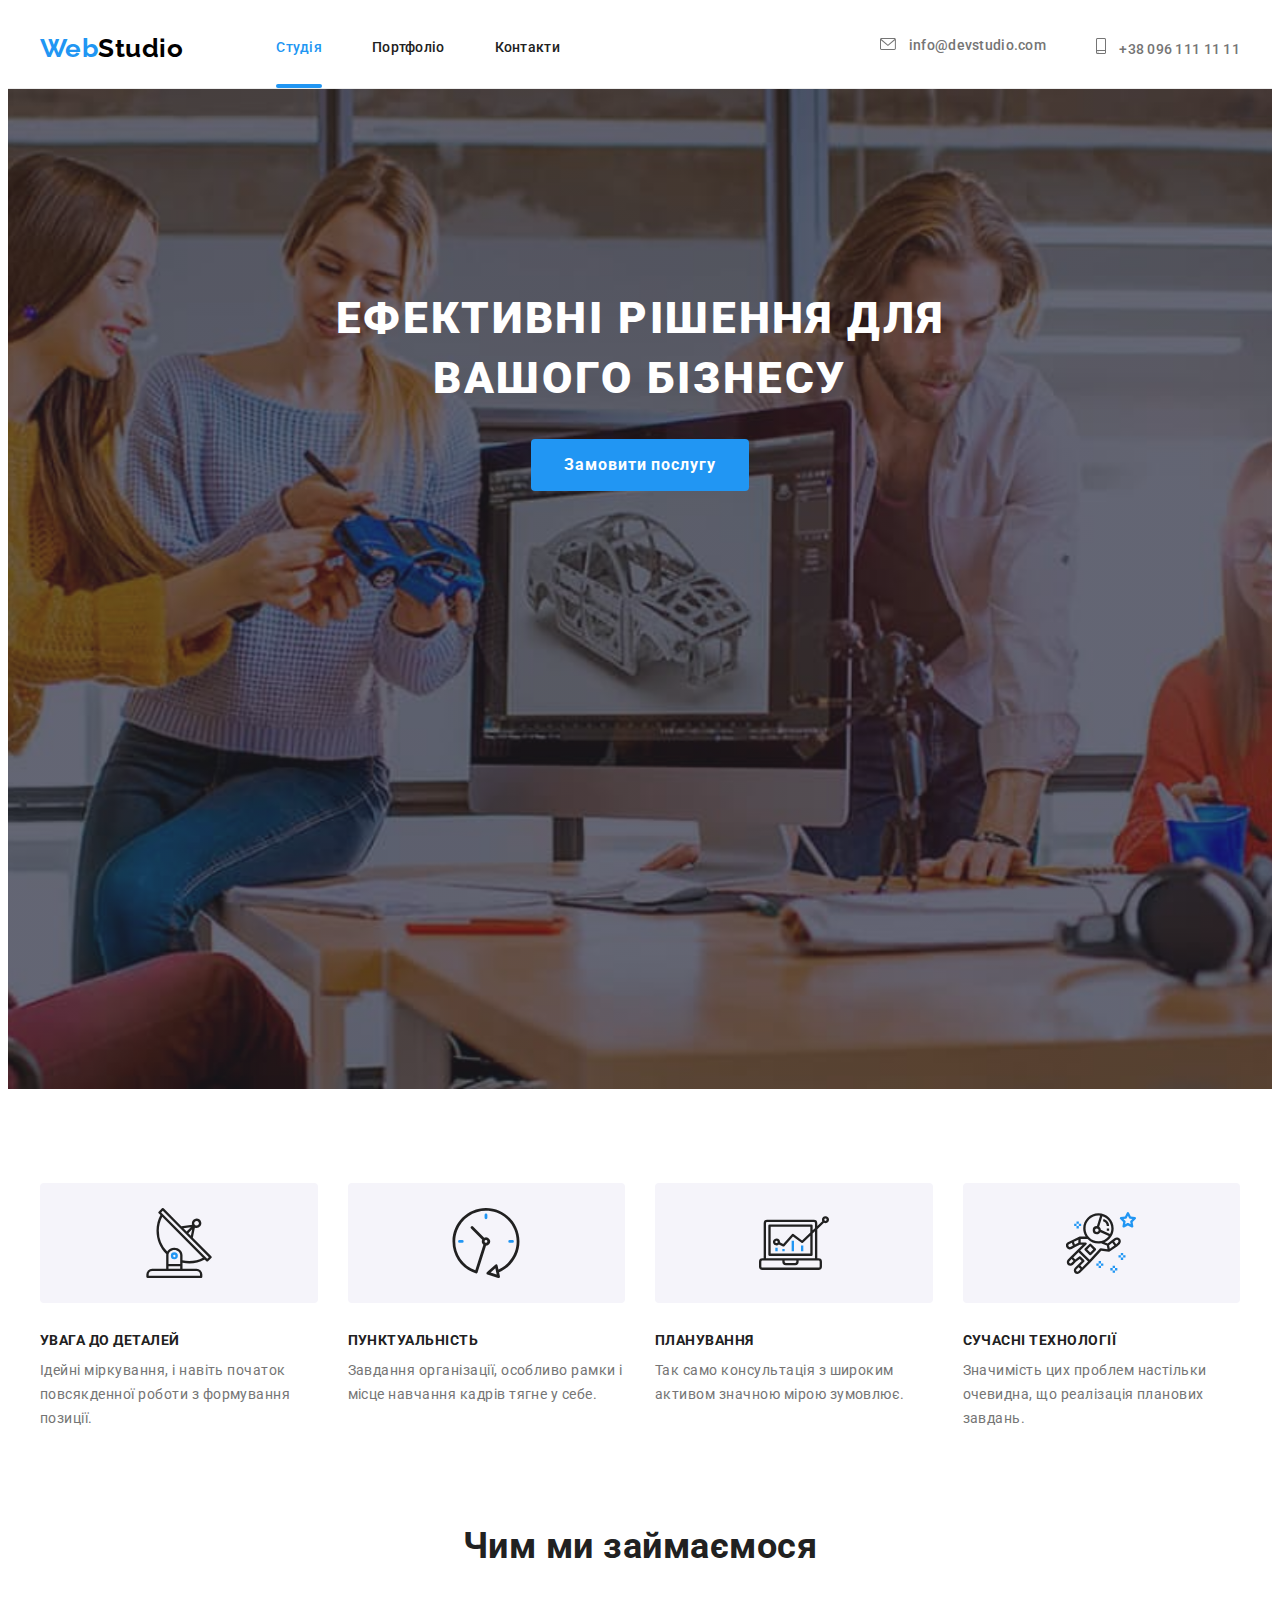
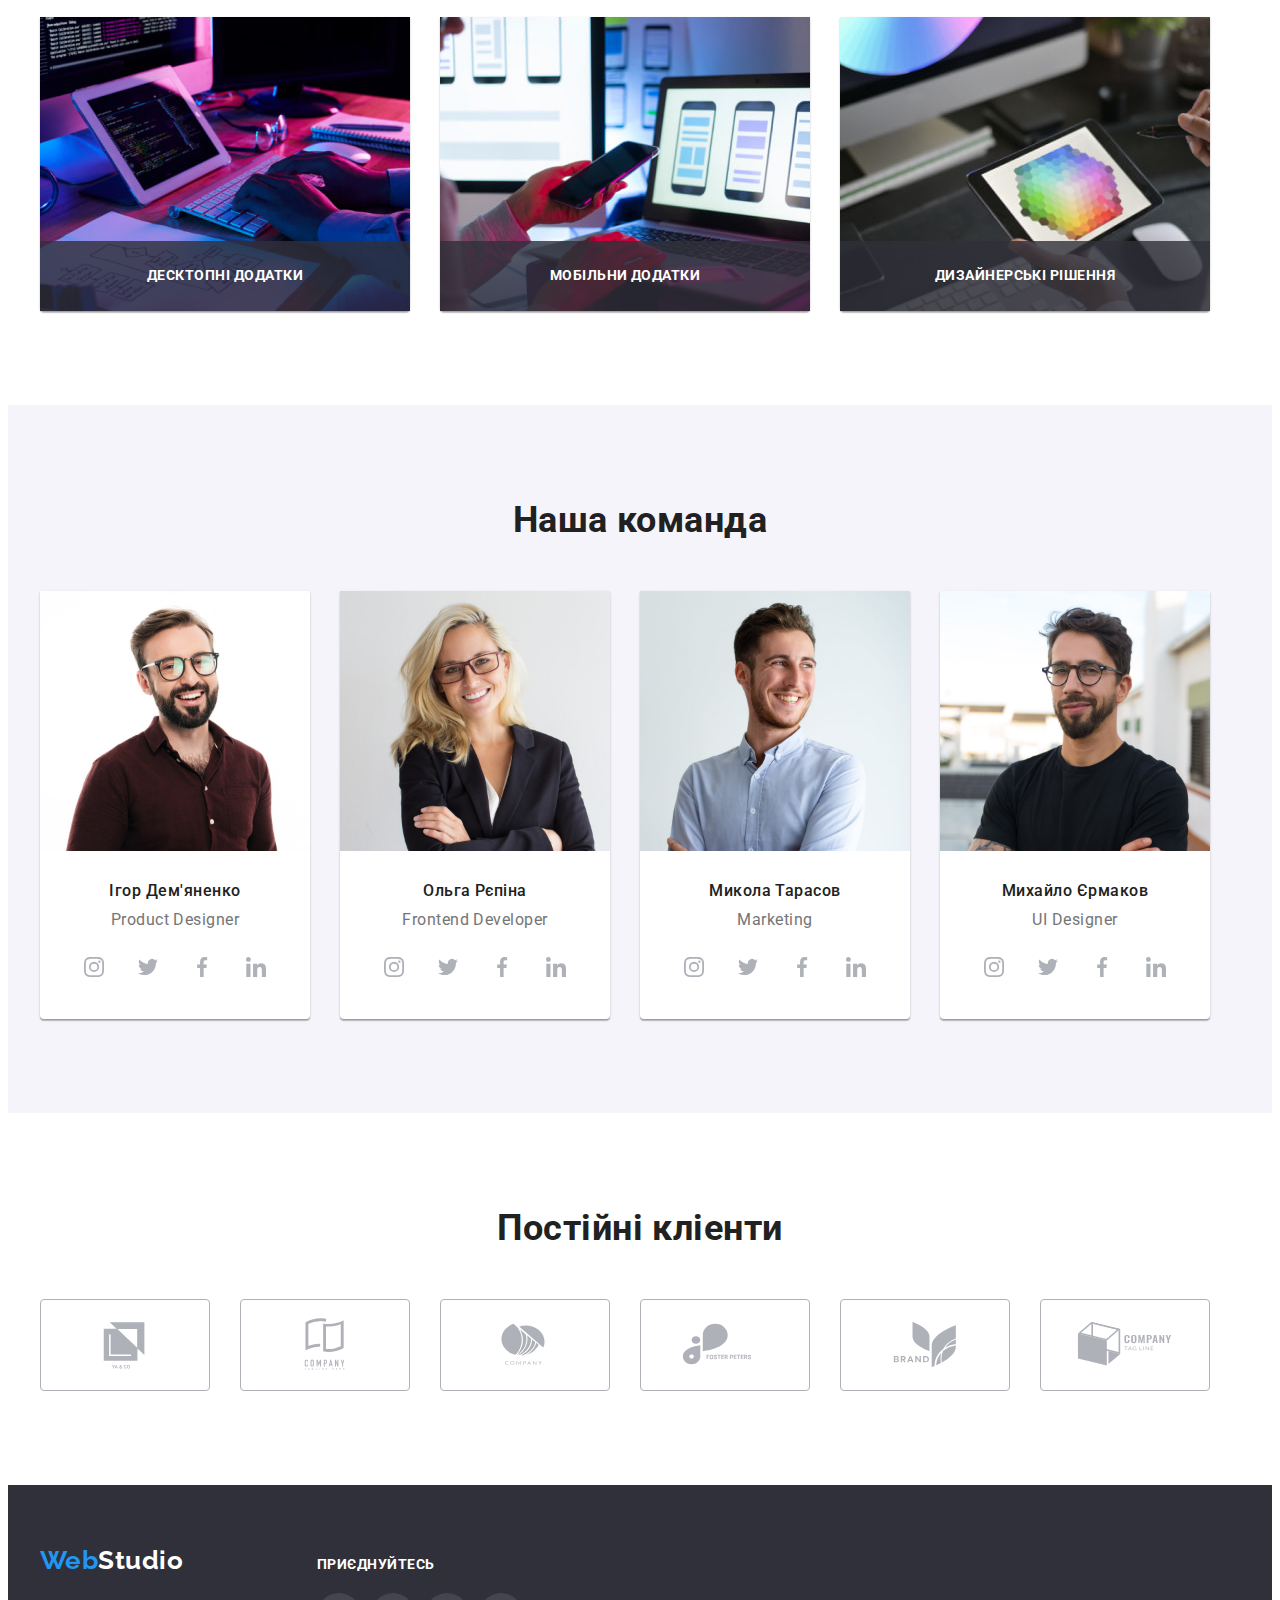
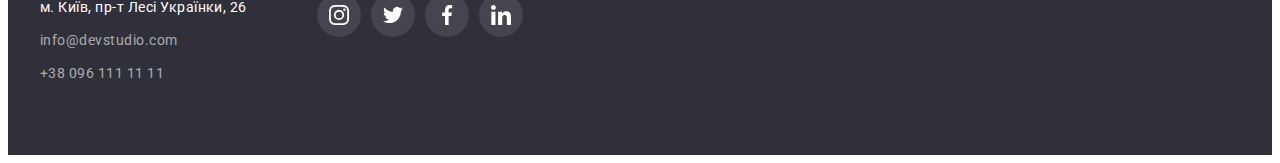
<file: index.html>
<!DOCTYPE html>
<html lang="uk">
  <head>
    <meta charset="UTF-8" />
    <meta http-equiv="X-UA-Compatible" content="IE=edge" />
    <meta name="viewport" content="width=device-width, initial-scale=1.0" />
    <title>Document</title>
    <link rel="preconnect" href="https://fonts.googleapis.com" />
    <link rel="preconnect" href="https://fonts.gstatic.com" crossorigin />
    <link href="https://fonts.googleapis.com/css2?family=Raleway:wght@400;700&family=Roboto:wght@400;500;700;900&display=swap" rel="stylesheet" />
    <link
      rel="stylesheet"
      href="https://cdnjs.cloudflare.com/ajax/libs/modern-normalize/1.1.0/modern-normalize.min.css"
      integrity="sha512-wpPYUAdjBVSE4KJnH1VR1HeZfpl1ub8YT/NKx4PuQ5NmX2tKuGu6U/JRp5y+Y8XG2tV+wKQpNHVUX03MfMFn9Q=="
      crossorigin="anonymous"
      referrerpolicy="no-referrer"
    />
    <link rel="stylesheet" href="./css/styles.css" />
  </head>
  <body>
    <header class="page-header">
      <div class="container">
        <nav class="main-nav">
          <a href="" class="logo" href="./index.html">Web<span class="logo-header">Studio</span></a>
          <ul class="site-nav">
            <li class="item"><a href="" class="link current">Студія</a></li>
            <li class="item"><a href="./potfolio.html" class="link">Портфоліо</a></li>
            <li class="item"><a href="" class="link">Контакти</a></li>
          </ul>

          <ul class="auth-nav">
            <li class="item">
              <a href="" class="link">
                <svg class="nav-icon" width="16px" height="12px">
                  <use href="./images/icons.svg#icon-envelope"></use>
                </svg>
                info@devstudio.com</a
              >
            </li>
            <li class="item">
              <a href="" class="link">
                <svg class="nav-icon" width="10px" height="16px">
                  <use href="./images/icons.svg#icon-smartphone"></use>
                </svg>
                +38 096 111 11 11</a
              >
            </li>
          </ul>
        </nav>
      </div>
    </header>

    <section class="hero">
      <h1 class="hero-title">Ефективні рішення для вашого бізнесу</h1>
      <button data-modal-open type="button" class="button">Замовити послугу</button>
      <div class="backdrop is-hidden" data-modal>
        <div class="modal">
          <button data-modal-close class="btn-close">
            <svg class="icon-close" width="11px" height="11px">
              <use href="./images/icons.svg#icon-close"></use>
            </svg>
          </button>
        </div>
      </div>
    </section>

    <main>
      <section class="section">
        <div class="container">
          <h2 class="visually-hidden">Наші переваги</h2>
          <ul class="section-list">
            <li class="item-section">
              <div class="icons">
                <svg class="item-icon" width="70px" height="70px">
                  <use href="./images/icons.svg#icon-antenna"></use>
                </svg>
              </div>
              <h3 class="section-subtitle">УВАГА ДО ДЕТАЛЕЙ</h3>
              <p class="text">Ідейні міркування, і навіть початок повсякденної роботи з формування позиції.</p>
            </li>
            <li class="item-section">
              <div class="icons">
                <svg class="item-icon" width="70px" height="70px">
                  <use href="./images/icons.svg#icon-clock--"></use>
                </svg>
              </div>
              <h3 class="section-subtitle">ПУНКТУАЛЬНІСТЬ</h3>
              <p class="text">Завдання організації, особливо рамки і місце навчання кадрів тягне у себе.</p>
            </li>
            <li class="item-section">
              <div class="icons">
                <svg class="item-icon" width="70px" height="70px">
                  <use href="./images/icons.svg#icon-diagram"></use>
                </svg>
              </div>
              <h3 class="section-subtitle">ПЛАНУВАННЯ</h3>
              <p class="text">Так само консультація з широким активом значною мірою зумовлює.</p>
            </li>
            <li class="item-section">
              <div class="icons">
                <svg class="item-icon" width="70px" height="70px">
                  <use href="./images/icons.svg#icon-astronaut"></use>
                </svg>
              </div>
              <h3 class="section-subtitle">СУЧАСНІ ТЕХНОЛОГІЇ</h3>
              <p class="text">Значимість цих проблем настільки очевидна, що реалізація планових завдань.</p>
            </li>
          </ul>
        </div>
      </section>
      <section class="section-work">
        <div class="container">
          <h2 class="section-title">Чим ми займаємося</h2>
          <ul class="team-list">
            <li class="gallery-element">
              <div class="flex-thumb">
                <img src="./images/box1.jpg" alt="Додатки до десктопу" width="370" />
                <div class="action">
                  <p class="desk">Десктопні додатки</p>
                </div>
              </div>
            </li>
            <li class="gallery-element">
              <div class="flex-thumb">
                <img src="./images/box2.jpg" alt="Мобільни додатки" width="370" />
                <div class="action">
                  <p class="desk">Мобільни додатки</p>
                </div>
              </div>
            </li>
            <li class="gallery-element">
              <div class="flex-thumb">
                <img src="./images/box3.jpg" alt="Дизайн" width="370" />
                <div class="action">
                  <p class="desk">Дизайнерські рішення</p>
                </div>
              </div>
            </li>
          </ul>
        </div>
      </section>
      <section class="gallery">
        <div class="container">
          <h2 class="gallery-title">Наша команда</h2>
          <ul class="team-list">
            <li class="gallery-element">
              <img src="./images/team_card1.jpg" alt="Ігор Дем'яненко" width="270" />

              <div class="gallery-content">
                <h3 class="gallery-subtitle">Ігор Дем'яненко</h3>
                <p class="gallery-text" lang="en">Product Designer</p>

                <ul class="social-links">
                  <li class="icon-social">
                    <a href="" class="icon-gal">
                      <svg class="icon-link" width="20" height="20">
                        <use href="./images/icons.svg#icon-instagram"></use>
                      </svg>
                    </a>
                  </li>
                  <li class="icon-social">
                    <a href="" class="icon-gal">
                      <svg class="icon-link" width="20" height="20">
                        <use href="./images/icons.svg#icon-twitter"></use>
                      </svg>
                    </a>
                  </li>
                  <li class="icon-social">
                    <a href="" class="icon-gal">
                      <svg class="icon-link" width="20" height="20">
                        <use href="./images/icons.svg#icon-facebook"></use>
                      </svg>
                    </a>
                  </li>
                  <li class="icon-social">
                    <a href="" class="icon-gal">
                      <svg class="icon-link" width="20" height="20">
                        <use href="./images/icons.svg#icon-linkedin"></use>
                      </svg>
                    </a>
                  </li>
                </ul>
              </div>
            </li>
            <li class="gallery-element">
              <img src="./images/team_card2.jpg" alt="Ольга Рєпіна" width="270" />

              <div class="gallery-content">
                <h3 class="gallery-subtitle">Ольга Рєпіна</h3>
                <p class="gallery-text" lang="en">Frontend Developer</p>
                <ul class="social-links">
                  <li class="icon-social">
                    <a href="" class="icon-gal">
                      <svg class="icon-link" width="20" height="20">
                        <use href="./images/icons.svg#icon-instagram"></use>
                      </svg>
                    </a>
                  </li>
                  <li class="icon-social">
                    <a href="" class="icon-gal">
                      <svg class="icon-link" width="20" height="20">
                        <use href="./images/icons.svg#icon-twitter"></use>
                      </svg>
                    </a>
                  </li>
                  <li class="icon-social">
                    <a href="" class="icon-gal">
                      <svg class="icon-link" width="20" height="20">
                        <use href="./images/icons.svg#icon-facebook"></use>
                      </svg>
                    </a>
                  </li>
                  <li class="icon-social">
                    <a href="" class="icon-gal">
                      <svg class="icon-link" width="20" height="20">
                        <use href="./images/icons.svg#icon-linkedin"></use>
                      </svg>
                    </a>
                  </li>
                </ul>
              </div>
            </li>
            <li class="gallery-element">
              <img src="./images/team_card3.jpg" alt="Микола Тарасов" width="270" />

              <div class="gallery-content">
                <h3 class="gallery-subtitle">Микола Тарасов</h3>
                <p class="gallery-text" lang="en">Marketing</p>
                <ul class="social-links">
                  <li class="icon-social">
                    <a href="" class="icon-gal">
                      <svg class="icon-link" width="20" height="20">
                        <use href="./images/icons.svg#icon-instagram"></use>
                      </svg>
                    </a>
                  </li>
                  <li class="icon-social">
                    <a href="" class="icon-gal">
                      <svg class="icon-link" width="20" height="20">
                        <use href="./images/icons.svg#icon-twitter"></use>
                      </svg>
                    </a>
                  </li>
                  <li class="icon-social">
                    <a href="" class="icon-gal">
                      <svg class="icon-link" width="20" height="20">
                        <use href="./images/icons.svg#icon-facebook"></use>
                      </svg>
                    </a>
                  </li>
                  <li class="icon-social">
                    <a href="" class="icon-gal">
                      <svg class="icon-link" width="20" height="20">
                        <use href="./images/icons.svg#icon-linkedin"></use>
                      </svg>
                    </a>
                  </li>
                </ul>
              </div>
            </li>
            <li class="gallery-element">
              <img src="./images/team_card4.jpg" alt="Михайло Єрмаков" width="270" />

              <div class="gallery-content">
                <h3 class="gallery-subtitle">Михайло Єрмаков</h3>
                <p class="gallery-text" lang="en">UI Designer</p>
                <ul class="social-links">
                  <li class="icon-social">
                    <a href="" class="icon-gal">
                      <svg class="icon-link" width="20" height="20">
                        <use href="./images/icons.svg#icon-instagram"></use>
                      </svg>
                    </a>
                  </li>
                  <li class="icon-social">
                    <a href="" class="icon-gal">
                      <svg class="icon-link" width="20" height="20">
                        <use href="./images/icons.svg#icon-twitter"></use>
                      </svg>
                    </a>
                  </li>
                  <li class="icon-social">
                    <a href="" class="icon-gal">
                      <svg class="icon-link" width="20" height="20">
                        <use href="./images/icons.svg#icon-facebook"></use>
                      </svg>
                    </a>
                  </li>
                  <li class="icon-social">
                    <a href="" class="icon-gal">
                      <svg class="icon-link" width="20" height="20">
                        <use href="./images/icons.svg#icon-linkedin"></use>
                      </svg>
                    </a>
                  </li>
                </ul>
              </div>
            </li>
          </ul>
        </div>
      </section>
      <section class="clients">
        <div class="container">
          <h2 class="clients-title">Постійні кліенти</h2>
          <ul class="clients-list">
            <li class="clients-item">
              <a href="" class="clients-link">
                <svg class="clients-icon" width="106" height="60">
                  <use href="./images/icons.svg#icon-logo1"></use></svg
              ></a>
            </li>
            <li class="clients-item">
              <a href="" class="clients-link">
                <svg class="clients-icon" width="106" height="60">
                  <use href="./images/icons.svg#icon-logo2"></use></svg
              ></a>
            </li>
            <li class="clients-item">
              <a href="" class="clients-link">
                <svg class="clients-icon" width="106" height="60">
                  <use href="./images/icons.svg#icon-logo3"></use></svg
              ></a>
            </li>
            <li class="clients-item">
              <a href="" class="clients-link">
                <svg class="clients-icon" width="106" height="60">
                  <use href="./images/icons.svg#icon-logo4"></use></svg
              ></a>
            </li>
            <li class="clients-item">
              <a href="" class="clients-link">
                <svg class="clients-icon" width="106" height="60">
                  <use href="./images/icons.svg#icon-logo5"></use></svg
              ></a>
            </li>
            <li class="clients-item">
              <a href="" class="clients-link">
                <svg class="clients-icon" width="106" height="60">
                  <use href="./images/icons.svg#icon-logo6"></use></svg
              ></a>
            </li>
          </ul>
        </div>
      </section>
    </main>
    <footer class="footer">
      <div class="container container-footer">
        <div class="footer-info">
          <a href="" class="logo-footer" href="./index.html">Web<span class="logo-link">Studio</span> </a>
          <address>
            <ul class="footer-item">
              <li class="footer-text">
                <a href="" class="footer-link" href="https://goo.gl/maps/CPtrU1FHBa2aNyZL9" target="_blank" rel="noopener noreferrer nofollow">м. Київ, пр-т Лесі Українки, 26</a>
              </li>
              <li class="footer-text">
                <a href="" class="footer-list" href="mailto:info@devstudio.com">info@devstudio.com</a>
              </li>
              <li class="footer-text">
                <a href="" class="footer-list" href="tel:+380961111111">+38 096 111 11 11</a>
              </li>
            </ul>
          </address>
        </div>

        <div class="footer-socials">
          <p class="social-text">Приєднуйтесь</p>
          <ul class="social-footer">
            <li class="social-item">
              <a href="" class="social-link">
                <svg class="icon-footer" width="20" height="20">
                  <use href="./images/icons.svg#icon-instagram"></use>
                </svg>
              </a>
            </li>
            <li class="social-item">
              <a href="" class="social-link">
                <svg class="icon-footer" width="20" height="20">
                  <use href="./images/icons.svg#icon-twitter"></use>
                </svg>
              </a>
            </li>
            <li class="social-item">
              <a href="" class="social-link">
                <svg class="icon-footer" width="20" height="20">
                  <use href="./images/icons.svg#icon-facebook"></use>
                </svg>
              </a>
            </li>
            <li class="social-item">
              <a href="" class="social-link">
                <svg class="icon-footer" width="20" height="20">
                  <use href="./images/icons.svg#icon-linkedin"></use>
                </svg>
              </a>
            </li>
          </ul>
        </div>
      </div>
    </footer>
    <script src="./js/modal.js"></script>
  </body>
</html>
</file>
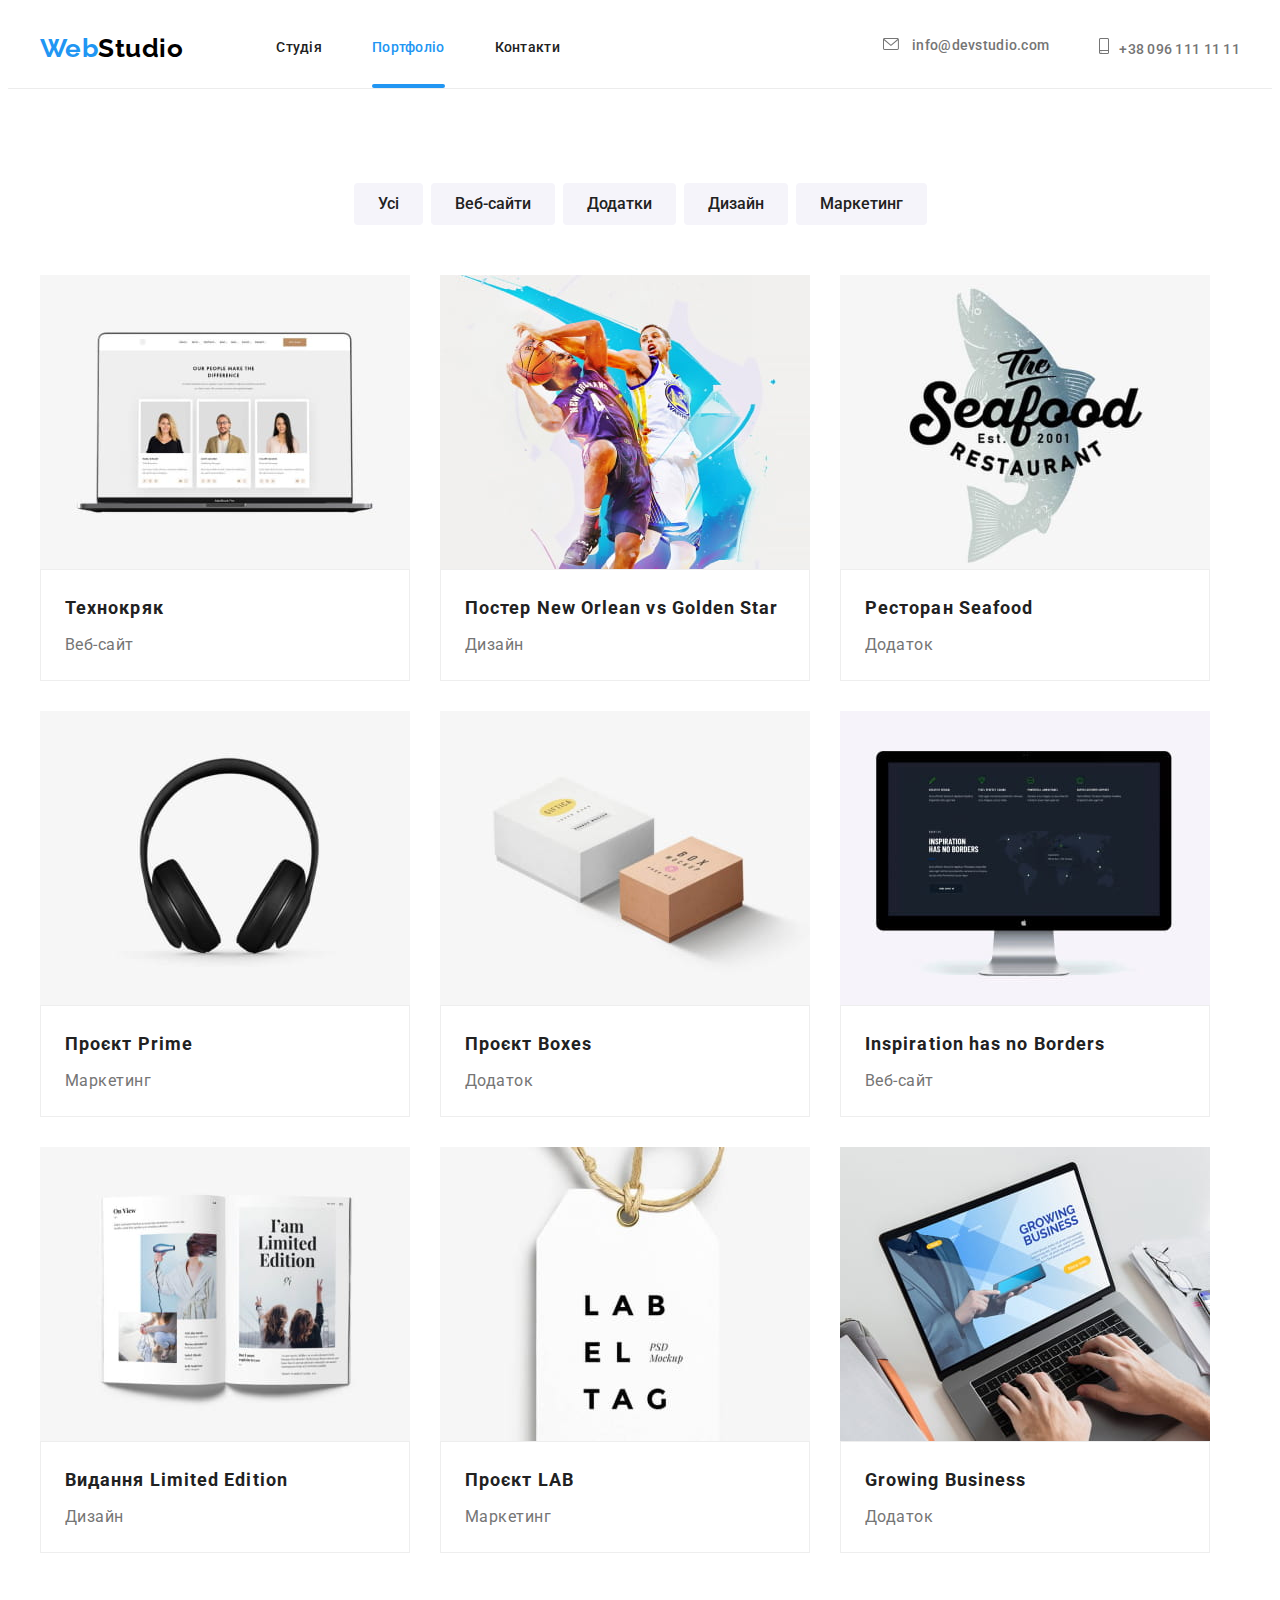
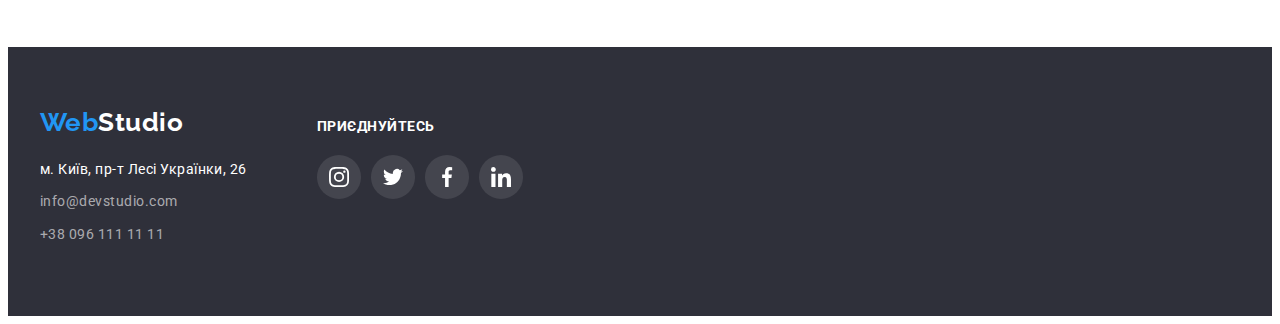
<file: potfolio.html>
<!DOCTYPE html>
<html lang="uk">
  <head>
    <meta charset="UTF-8" />
    <meta http-equiv="X-UA-Compatible" content="IE=edge" />
    <meta name="viewport" content="width=device-width, initial-scale=1.0" />
    <title>Document</title>
    <link rel="preconnect" href="https://fonts.googleapis.com" />
    <link rel="preconnect" href="https://fonts.gstatic.com" crossorigin />
    <link href="https://fonts.googleapis.com/css2?family=Raleway:wght@400;700&family=Roboto:wght@400;500;700;900&display=swap" rel="stylesheet" />
    <link
      rel="stylesheet"
      href="https://cdnjs.cloudflare.com/ajax/libs/modern-normalize/1.1.0/modern-normalize.min.css"
      integrity="sha512-wpPYUAdjBVSE4KJnH1VR1HeZfpl1ub8YT/NKx4PuQ5NmX2tKuGu6U/JRp5y+Y8XG2tV+wKQpNHVUX03MfMFn9Q=="
      crossorigin="anonymous"
      referrerpolicy="no-referrer"
    />
    <link rel="stylesheet" href="./css/styles.css" />
  </head>
  <body>
    <header class="page-header">
      <div class="container">
        <nav class="main-nav">
          <a href="" class="logo" href="./index.html">Web<span class="logo-header">Studio</span></a>
          <ul class="site-nav">
            <li class="item"><a href="./index.html" class="link">Студія</a></li>
            <li class="item"><a href="./potfolio.html" class="link current">Портфоліо</a></li>
            <li class="item"><a href="" class="link">Контакти</a></li>
          </ul>

          <ul class="auth-nav">
            <li class="item">
              <a href="" class="link">
                <svg class="nav-icon" width="16px" height="12px">
                  <use href="./images/icons.svg#icon-envelope"></use>
                </svg>
                info@devstudio.com</a
              >
            </li>
            <li class="item">
              <a href="" class="link">
                <svg class="nav-icon" width="10px" height="16px">
                  <use href="./images/icons.svg#icon-smartphone"></use></svg
                >+38 096 111 11 11</a
              >
            </li>
          </ul>
        </nav>
      </div>
    </header>
    <!-- portfolio -->
    <main>
      <section class="list section">
        <div class="container">
          <ul class="btn-filter">
            <li><button type="button" class="button-filter">Усі</button></li>
            <li><button type="button" class="button-filter">Веб-сайти</button></li>
            <li><button type="button" class="button-filter">Додатки</button></li>
            <li><button type="button" class="button-filter">Дизайн</button></li>
            <li><button type="button" class="button-filter">Маркетинг</button></li>
          </ul>

          <h1 class="visually-hidden">Наші роботи</h1>

          <ul class="item">
            <li class="flex-elements">
              <a href="" class="link-link">
                <div class="card-thumb">
                  <img src="./images/gal1.jpg" alt="Ноутбук" width="370" />
                  <div class="card-overlay">
                    <div class="description">
                      <p class="content-overlay">
                        Ресурс пропонує комплексні пропозиції з різним рівнем функціоналу та сервісів. Все це дозволить відвідувачу отримати вичерпні відомості про компанію чи приватну особу.
                      </p>
                    </div>
                  </div>
                </div>
                <div class="card-content">
                  <h2 class="item-title">Технокряк</h2>
                  <p class="item-text">Веб-сайт</p>
                </div>
              </a>
            </li>
            <li class="flex-elements">
              <a href="" class="link-link">
                <div class="card-thumb">
                  <img src="./images/gal2.jpg" alt="Баскетболісти" width="370" />
                  <div class="card-overlay">
                    <div class="description">
                      <p class="content-overlay">
                        Ресурс пропонує комплексні пропозиції з різним рівнем функціоналу та сервісів. Все це дозволить відвідувачу отримати вичерпні відомості про компанію чи приватну особу.
                      </p>
                    </div>
                  </div>
                </div>
                <div class="card-content">
                  <h2 class="item-title">Постер New Orlean vs Golden Star</h2>
                  <p class="item-text">Дизайн</p>
                </div>
              </a>
            </li>
            <li class="flex-elements">
              <a href="" class="link-link">
                <div class="card-thumb">
                  <img src="./images/gal3.jpg" alt="Назва ресторану" width="370" />
                  <div class="card-overlay">
                    <div class="description">
                      <p class="content-overlay">
                        Ресурс пропонує комплексні пропозиції з різним рівнем функціоналу та сервісів. Все це дозволить відвідувачу отримати вичерпні відомості про компанію чи приватну особу.
                      </p>
                    </div>
                  </div>
                </div>
                <div class="card-content">
                  <h2 class="item-title">Ресторан Seafood</h2>
                  <p class="item-text">Додаток</p>
                </div>
              </a>
            </li>
            <li class="flex-elements">
              <a href="" class="link-link">
                <div class="card-thumb">
                  <img src="./images/gal4.jpg" alt="Навушники" width="370" />
                  <div class="card-overlay">
                    <div class="description">
                      <p class="content-overlay">
                        Ресурс пропонує комплексні пропозиції з різним рівнем функціоналу та сервісів. Все це дозволить відвідувачу отримати вичерпні відомості про компанію чи приватну особу.
                      </p>
                    </div>
                  </div>
                </div>
                <div class="card-content">
                  <h2 class="item-title">Проєкт Prime</h2>
                  <p class="item-text">Маркетинг</p>
                </div>
              </a>
            </li>
            <li class="flex-elements">
              <a href="" class="link-link">
                <div class="card-thumb">
                  <img src="./images/gal5.jpg" alt="Коробки" width="370" />
                  <div class="card-overlay">
                    <div class="description">
                      <p class="content-overlay">
                        Ресурс пропонує комплексні пропозиції з різним рівнем функціоналу та сервісів. Все це дозволить відвідувачу отримати вичерпні відомості про компанію чи приватну особу.
                      </p>
                    </div>
                  </div>
                </div>
                <div class="card-content">
                  <h2 class="item-title">Проєкт Boxes</h2>
                  <p class="item-text">Додаток</p>
                </div>
              </a>
            </li>
            <li class="flex-elements">
              <a href="" class="link-link">
                <div class="card-thumb">
                  <img src="./images/gal6.jpg" alt="Монітор комп'ютера" width="370" />
                  <div class="card-overlay">
                    <div class="description">
                      <p class="content-overlay">
                        Ресурс пропонує комплексні пропозиції з різним рівнем функціоналу та сервісів. Все це дозволить відвідувачу отримати вичерпні відомості про компанію чи приватну особу.
                      </p>
                    </div>
                  </div>
                </div>
                <div class="card-content">
                  <h2 class="item-title">Inspiration has no Borders</h2>
                  <p class="item-text">Веб-сайт</p>
                </div>
              </a>
            </li>
            <li class="flex-elements">
              <a href="" class="link-link">
                <div class="card-thumb">
                  <img src="./images/gal7.jpg" alt="Розгорнута книга" width="370" />
                  <div class="card-overlay">
                    <div class="description">
                      <p class="content-overlay">
                        Ресурс пропонує комплексні пропозиції з різним рівнем функціоналу та сервісів. Все це дозволить відвідувачу отримати вичерпні відомості про компанію чи приватну особу.
                      </p>
                    </div>
                  </div>
                </div>
                <div class="card-content">
                  <h2 class="item-title">Видання Limited Edition</h2>
                  <p class="item-text">Дизайн</p>
                </div>
              </a>
            </li>
            <li class="flex-elements">
              <a href="" class="link-link">
                <div class="card-thumb">
                  <img src="./images/gal8.jpg" alt="Етикетка" width="370" />
                  <div class="card-overlay">
                    <div class="description">
                      <p class="content-overlay">
                        Ресурс пропонує комплексні пропозиції з різним рівнем функціоналу та сервісів. Все це дозволить відвідувачу отримати вичерпні відомості про компанію чи приватну особу.
                      </p>
                    </div>
                  </div>
                </div>
                <div class="card-content">
                  <h2 class="item-title">Проєкт LAB</h2>
                  <p class="item-text">Маркетинг</p>
                </div>
              </a>
            </li>
            <li class="flex-elements">
              <a href="" class="link-link">
                <div class="card-thumb">
                  <img src="./images/gal9.jpg" alt="Руки на клавіатурі ноутбука" width="370" />
                  <div class="card-overlay">
                    <div class="description">
                      <p class="content-overlay">
                        Ресурс пропонує комплексні пропозиції з різним рівнем функціоналу та сервісів. Все це дозволить відвідувачу отримати вичерпні відомості про компанію чи приватну особу.
                      </p>
                    </div>
                  </div>
                </div>
                <div class="card-content">
                  <h2 class="item-title">Growing Business</h2>
                  <p class="item-text">Додаток</p>
                </div>
              </a>
            </li>
          </ul>
        </div>
      </section>
    </main>
    <footer class="footer">
      <div class="container container-footer">
        <div class="footer-info">
          <a href="" class="logo-footer" href="./index.html">Web<span class="logo-link">Studio</span> </a>
          <address>
            <ul class="footer-item">
              <li class="footer-text">
                <a class="footer-link" href="https://goo.gl/maps/CPtrU1FHBa2aNyZL9" target="_blank" rel="noopener noreferrer nofollow">м. Київ, пр-т Лесі Українки, 26</a>
              </li>
              <li class="footer-text">
                <a class="footer-list" href="mailto:info@devstudio.com">info@devstudio.com</a>
              </li>
              <li class="footer-text">
                <a href="" class="footer-list" href="tel:+380961111111">+38 096 111 11 11</a>
              </li>
            </ul>
          </address>
        </div>
        <div class="footer-socials">
          <p class="social-text">Приєднуйтесь</p>
          <ul class="social-footer">
            <li class="social-item">
              <a href="" class="social-link">
                <svg class="icon-footer" width="20" height="20">
                  <use href="./images/icons.svg#icon-instagram"></use>
                </svg>
              </a>
            </li>
            <li class="social-item">
              <a href="" class="social-link">
                <svg class="icon-footer" width="20" height="20">
                  <use href="./images/icons.svg#icon-twitter"></use>
                </svg>
              </a>
            </li>
            <li class="social-item">
              <a href="" class="social-link">
                <svg class="icon-footer" width="20" height="20">
                  <use href="./images/icons.svg#icon-facebook"></use>
                </svg>
              </a>
            </li>
            <li class="social-item">
              <a href="" class="social-link">
                <svg class="icon-footer" width="20" height="20">
                  <use href="./images/icons.svg#icon-linkedin"></use>
                </svg>
              </a>
            </li>
          </ul>
        </div>
      </div>
    </footer>
  </body>
</html>
</file>
<file: css/styles.css>
/* цвет лого черная часть #000000
/* цвет лого второй #2196F3 */

/* голубой #2196F3 */

/* белый #FFFFFF */

/* заголовки #212121 */

/* текст #757575 */
/* вторичный цвет rgba(33, 33, 33, 1) */
:root {
  --primary-text-color: #ffffff;
  --title-text-color: #212121;
  --accent-color: #2196f3;
}

body {
  background-color: var(--primary-text-color);
  color: rgba(33, 33, 33, 1);
  font-family: Roboto, sans-serif;
  letter-spacing: 0.03em;
}
.container {
  margin: 0 auto;
  width: 1200px;
  padding-left: 15px;
  padding-right: 15px;
}
.flex-container {
  display: flex;
  flex-wrap: wrap;
}
.flex-card {
  width: 370px;
  margin-right: 30px;
}
.page-header {
  padding-top: 0px;
  padding-bottom: 0px;
  border-bottom: 1px solid #ececec;
}
p,
h1,
h2,
h3,
h4,
h5,
h6 {
  margin: 0px;
}

ul,
ol {
  padding-left: 0px;
  margin: 0px;
  list-style: none;
}

.visually-hidden {
  position: absolute;
  white-space: nowrap;
  width: 1px;
  height: 1px;
  overflow: hidden;
  border: 0;
  padding: 0;
  clip: rect(0 0 0 0);
  clip-path: inset(50%);
  margin: -1px;
}
.logo {
  color: var(--accent-color);
  font-family: Raleway, sans-serif;
  font-weight: 700;
  font-size: 26px;
  line-height: 1.19;
  text-decoration: none;
}
.logo :hover,
.logo :focus {
  color: var(--accent-color);
}
.logo-header {
  color: #000000;
}
/* Site nav */
.main-nav {
  display: flex;
  align-items: center;
}
.site-nav {
  display: flex;
  margin-left: 93px;
}
.site-nav .item:not(:last-child) {
  margin-right: 50px;
}
.site-nav .link {
  display: block;
  padding-top: 32px;
  padding-bottom: 32px;
  color: var(--title-text-color);
  text-decoration: none;
}
.auth-nav {
  display: flex;
  margin-left: auto;
}
.link {
  display: block;
  align-items: center;
}
.link.current {
  position: relative;
  display: block;
  color: currentColor;
}
.link.current::after {
  content: '';
  position: absolute;
  transition: 250ms cubic-bezier(0.4, 0, 0.2, 1);
  bottom: 0;
  display: block;
  width: 100%;
  height: 4px;
  border-radius: 2px;
  background-color: currentColor;
}
.link.current:hover::after {
  opacity: 1;
}
.nav-icon {
  fill: currentColor;
  margin-right: 10px;
}

.auth-nav .item + .item {
  margin-left: 50px;
}
.auth-nav .link {
  color: #757575;
  text-decoration: none;
}
.site-nav,
.auth-nav {
  font-weight: 500;
  font-size: 14px;
  line-height: 1.14;
  letter-spacing: 0.02em;
  transition: 250ms cubic-bezier(0.4, 0, 0.2, 1);
}
.site-nav :hover,
.site-nav :focus {
  color: var(--accent-color);
}
.site-nav .link.current,
.auth-nav .link.current {
  color: var(--accent-color);
}
.auth-nav :hover,
.auth-nav :focus {
  color: var(--accent-color);
}
/* Оформление hero */
.hero {
  max-width: 1600px;
  height: 600px;
  margin-left: auto;
  margin-right: auto;
  padding-top: 200px;
  padding-bottom: 200px;
  background-color: #2f303a;
  background-image: linear-gradient(to right, rgba(47, 48, 58, 0.4), rgba(47, 48, 58, 0.4)), url('../images/hero.jpg');
  background-repeat: no-repeat;
  background-position: center;
  background-size: cover;
  text-align: center;
}
.hero-title {
  margin: 0 auto;
  margin-top: 0px;
  margin-bottom: 30px;
  width: 696px;
  color: var(--primary-text-color);
  font-weight: 900;
  font-size: 44px;
  line-height: 1.36;
  text-align: center;
  letter-spacing: 0.06em;
  text-transform: uppercase;
}
.button {
  display: inline-block;
  border: 1px solid transparent;
  border-radius: 4px;
  padding: 10px 32px;
  min-width: 216px;
  background-color: var(--accent-color);
  color: var(--primary-text-color);
  cursor: pointer;
  border-color: transparent;
  font-family: inherit;
  font-weight: 700;
  font-size: 16px;
  line-height: 1.88;
  align-items: center;
  letter-spacing: 0.06em;
  transform: 250ms cubic-bezier(0.4, 0, 0.2, 1);
}
.button:hover,
.button:focus {
  background: #188ce8;
  color: var(--primary-text-color);
}
.backdrop {
  position: fixed;
  top: 0;
  left: 0;
  width: 100%;
  height: 100%;
  background-color: rgba(0, 0, 0, 0.2);
  opacity: 1;
  visibility: visible;
  transition: opacity 250ms cubic-bezier(0.4, 0, 0.2, 1);
  z-index: 2;
}
.backdrop.is-hidden {
  opacity: 0;
  pointer-events: none;
}
.backdrop.is-hidden .modal {
  transform: translate(-50%, -50%) scale(1.1);
}
.modal {
  position: absolute;
  top: 50%;
  left: 50%;
  transform: translate(-50%, -50%) scale(1);
  transition: transform 250ms cubic-bezier(0.4, 0, 0.2, 1);
  min-width: 528px;
  min-height: 581px;
  background-color: var(--primary-text-color);
  border-radius: 4px;
}
.btn-close {
  display: flex;
  align-items: center;
  justify-content: center;
  position: absolute;
  top: 0;
  right: 0;
  width: 30px;
  height: 30px;
  margin-top: 8px;
  margin-right: 8px;
  border-radius: 50%;
  background-color: var(--primary-text-color);
  border: 1px solid rgba(0, 0, 0, 0.1);
}
.icon-close {
  fill: #000000;
}
.btn-filter {
  display: flex;
  gap: 8px;
  margin-bottom: 50px;
  justify-content: center;
}
.button-filter {
  padding: 6px 22px;
  background-color: #f5f4fa;
  color: var(--title-text-color);
  cursor: pointer;
  font-weight: 500;
  font-family: inherit;
  font-size: 16px;
  line-height: 1.62;
  text-align: center;
  border-radius: 4px;
  border-color: transparent;
  transition: 250ms cubic-bezier(0.4, 0, 0.2, 1);
}

.button-filter.current {
  background: var(--accent-color);
}

.button-filter:hover,
.button-filter:focus {
  background: var(--accent-color);
  color: var(--primary-text-color);
  box-shadow: 0px 3px 1px rgba(0, 0, 0, 0.1), 0px 1px 2px rgba(0, 0, 0, 0.08), 0px 2px 2px rgba(0, 0, 0, 0.12);
}
/* Оформление section */
.section {
  padding-bottom: 94px;
  padding-top: 94px;
}
img {
  display: block;
  max-width: 100%;
  height: auto;
}
.section-list {
  display: flex;
  gap: 30px;
}
.item-section {
  flex-basis: calc((100% - 90px) / 4);
}
.icons {
  display: flex;
  justify-content: center;
  align-items: center;
  height: 120px;
  border-radius: 4px;
  background: #f5f4fa;
}
/* Чим ми займаємось */
.section-work {
  padding-top: 0px;
  padding-bottom: 94px;
}
.section-title {
  margin-bottom: 50px;
  text-align: center;
  margin-top: 0px;
  color: var(--title-text-color);
  font-weight: 700;
  font-size: 36px;
  line-height: 1.17;
  text-align: center;
}
.section-subtitle {
  margin-top: 30px;
  margin-bottom: 10px;
  color: var(--title-text-color);
  font-weight: 700;
  font-size: 14px;
  line-height: 1.14;
  text-transform: uppercase;
}
.text {
  margin: 0px;
  color: #757575;
  font-size: 14px;
  line-height: 1.71;
}
.flex-thumb {
  position: relative;
}
.action {
  position: absolute;
  bottom: 0;
  left: 0;
  display: flex;
  width: 100%;
  height: 70px;
  justify-content: center;
  align-items: center;
  background: rgba(47, 48, 58, 0.8);
  z-index: 1;
}

.desk {
  font-weight: 700;
  font-size: 14px;
  line-height: 1.14px;
  text-align: center;
  text-transform: uppercase;
  color: var(--primary-text-color);
}

.gallery {
  padding-bottom: 94px;
  padding-top: 94px;
  background-color: #f5f4fa;
}

.gallery-title {
  margin-bottom: 50px;
  color: var(--title-text-color);
  font-weight: 700;
  font-size: 36px;
  line-height: 1.17;
  text-align: center;
}
.gallery-element {
  flex-basis: calc((100% - 90) / 4);
  background-color: var(--primary-text-color);
  box-shadow: 0px 1px 3px rgba(0, 0, 0, 0.12), 0px 1px 1px rgba(0, 0, 0, 0.14), 0px 2px 1px rgba(0, 0, 0, 0.2);
  border-radius: 0px 0px 4px 4px;
}
.gallery-content {
  padding-top: 30px;
  padding-bottom: 30px;
  text-align: center;
}

.gallery-subtitle {
  margin-bottom: 0px;
  color: var(--title-text-color);
  font-weight: 500;
  font-size: 16px;
  line-height: 1.19;
}
.gallery-text {
  margin-top: 10px;
  color: #757575;
  font-size: 16px;
  line-height: 1.19;
}
.social-links {
  display: flex;
  justify-content: center;
  margin-top: 16px;
  gap: 10px;
}
.icon-gal {
  display: flex;
  width: 44px;
  height: 44px;
  border-radius: 50%;
  align-items: center;
  justify-content: center;
  color: #afb1b8;
  background: var(--primary-text-color);
  transition: 250ms cubic-bezier(0.4, 0, 0.2, 1);
}
.icon-link {
  fill: currentColor;
}
.icon-gal:hover,
.icon-gal:focus {
  color: var(--primary-text-color);
  background: var(--accent-color);
}

.team-list {
  display: flex;
  flex-wrap: wrap;
  gap: 30px;
  color: #eeeeee;
}

.card-content {
  padding: 20px 24px;
  border: 1px solid #eeeeee;
}
/* Наші роботи Портфоліо */
.item {
  display: flex;
  flex-wrap: wrap;
  gap: 30px;
  color: #eeeeee;
}
.item.flex-elements {
  flex-basis: calc((100% - 60px) / 3);
}
.card-thumb {
  position: relative;
  overflow: hidden;
}
.card-overlay {
  position: absolute;
  top: 0;
  left: 0;
  width: 100%;
  height: 100%;
  background-color: rgba(33, 150, 243, 0.9);
  transform: translateY(101%);
  transition: transform 250ms cubic-bezier(0.4, 0, 0.2, 1);
}
.content-overlay {
  padding: 63px 24px;
  font-weight: 400;
  font-size: 18px;
  line-height: 1.56;
  color: var(--primary-text-color);
}
.flex-elements:hover .description {
  opacity: 1;
}
.flex-elements:hover .card-overlay {
  transform: translateY(0);
}
.item-title {
  color: var(--title-text-color);
  font-weight: 700;
  font-size: 18px;
  line-height: 2;
  letter-spacing: 0.06em;
}
.item-text {
  margin-top: 4px;
  color: #757575;
  font-size: 16px;
  line-height: 1.87;
}
.item .link-link {
  text-decoration: none;
}
.link-link {
  display: block;
}
.link-link:hover {
  box-shadow: 0px 1px 1px rgba(0, 0, 0, 0.12), 0px 4px 4px rgba(0, 0, 0, 0.06), 1px 4px 6px rgba(0, 0, 0, 0.16);
}
/* Clients */
.clients {
  padding-top: 94px;
  padding-bottom: 94px;
}
.clients-title {
  margin-bottom: 50px;
  font-weight: 700;
  font-size: 36px;
  line-height: 1.17;
  text-align: center;
  color: var(--title-text-color);
}
.clients-list {
  display: flex;
  flex-wrap: wrap;
  gap: 30px;
}
.clients-item {
  flex-basis: calc((100% - 150) / 6);
}
.clients-link {
  display: flex;
  box-sizing: border-box;
  width: 170px;
  height: 92px;
  border: 1px solid #afb1b8;
  border-radius: 4px;
  align-items: center;
  justify-content: center;
  color: #afb1b8;
  transition: 250ms cubic-bezier(0.4, 0, 0.2, 1);
}
.clients-icon {
  fill: currentColor;
}
.clients-link:hover,
.clients-link:focus {
  color: var(--accent-color);
  border-color: var(--accent-color);
}

/* Футер */
.footer {
  padding-top: 60px;
  padding-bottom: 60px;
  background-color: #2f303a;
}
.container-footer {
  display: flex;
  align-items: baseline;
}
.footer-item {
  font-style: normal;
  font-weight: 400;
  font-size: 14px;
  line-height: 1.71;
  transition: 250ms cubic-bezier(0.4, 0, 0.2, 1);
}
.footer-link {
  color: var(--primary-text-color);
  text-decoration: none;
}
.footer-list {
  color: rgba(255, 255, 255, 0.6);
  text-decoration: none;
}
.footer-item :hover,
.footer-item:focus {
  color: var(--accent-color);
}
.logo-link {
  color: var(--primary-text-color);
}
.logo-footer {
  display: inline-block;
  margin-bottom: 20px;
  color: var(--accent-color);
  font-family: Raleway, sans-serif;
  font-weight: 700;
  font-size: 26px;
  line-height: 1.19;
  text-decoration: none;
}
.logo-footer :hover,
.logo-footer :focus {
  color: var(--accent-color);
}
.footer-text {
  margin-bottom: 9px;
}
/*  Social links in footer */
.footer-socials {
  margin-left: 70px;
}
.social-text {
  margin-bottom: 20px;
  font-weight: 700;
  font-size: 14px;
  line-height: 1.14;
  text-transform: uppercase;
  color: var(--primary-text-color);
}
.social-footer {
  display: flex;
  justify-content: flex-start;
  gap: 10px;
}
.social-link {
  display: flex;
  width: 44px;
  height: 44px;
  border-radius: 50%;
  align-items: center;
  justify-content: center;
  fill: var(--primary-text-color);
  background: rgba(255, 255, 255, 0.1);
  transition: 250ms cubic-bezier(0.4, 0, 0.2, 1);
}
.social-link:hover,
.social-link:focus {
  background: var(--accent-color);
}
</file>
